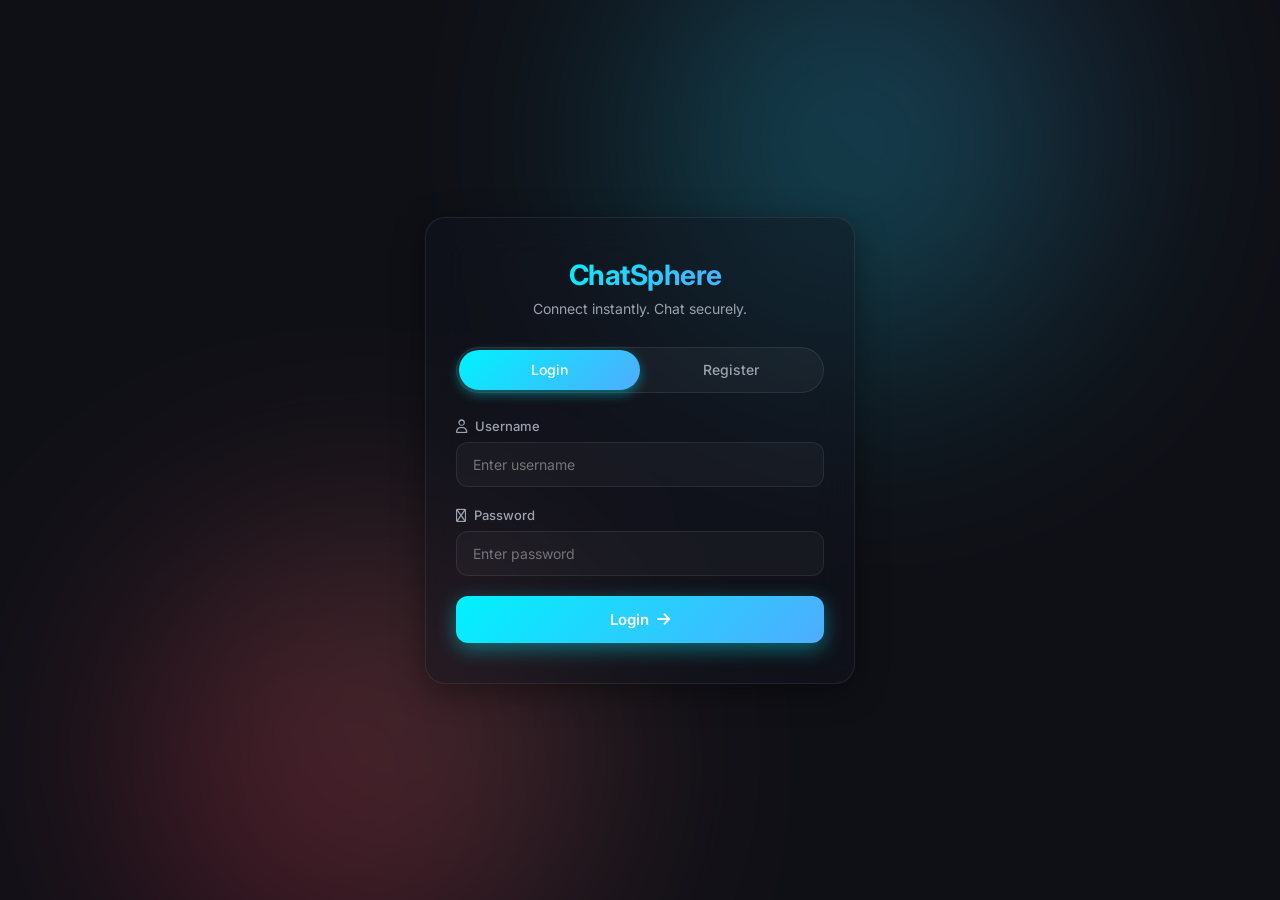
<file: frontend/index.html>
<!DOCTYPE html>
<html lang="en">
<head>
    <meta charset="UTF-8">
    <meta name="viewport" content="width=device-width, initial-scale=1.0">
    <title>Real-Time Chat Portal</title>
    <!-- Google Fonts: Inter -->
    <link rel="preconnect" href="https://fonts.googleapis.com">
    <link rel="preconnect" href="https://fonts.gstatic.com" crossorigin>
    <link href="https://fonts.googleapis.com/css2?family=Inter:wght@300;400;500;600;700&display=swap" rel="stylesheet">
    <!-- FontAwesome for icons -->
    <link rel="stylesheet" href="https://cdnjs.cloudflare.com/ajax/libs/font-awesome/6.4.0/css/all.min.css">
    <link rel="stylesheet" href="style.css">
</head>
<body class="auth-body">
    <!-- Glowing background elements -->
    <div class="glow-bg">
        <div class="circle circle-1"></div>
        <div class="circle circle-2"></div>
    </div>

    <div class="auth-container glass">
        <div class="auth-header">
            <div class="logo">
                <i class="fa-solid fa-comments-lightning logo-icon"></i>
                <h2>ChatSphere</h2>
            </div>
            <p>Connect instantly. Chat securely.</p>
        </div>

        <!-- Form Tab Selection -->
        <div class="tab-slider-wrapper">
            <div class="tabs">
                <button class="tab-btn active" id="login-tab">Login</button>
                <button class="tab-btn" id="register-tab">Register</button>
                <span class="tab-indicator"></span>
            </div>
        </div>

        <!-- Login Form -->
        <form id="login-form" class="auth-form active">
            <div class="input-group">
                <label for="login-username"><i class="fa-regular fa-user"></i> Username</label>
                <input type="text" id="login-username" placeholder="Enter username" required minlength="3">
            </div>
            <div class="input-group">
                <label for="login-password"><i class="fa-regular fa-lock"></i> Password</label>
                <input type="password" id="login-password" placeholder="Enter password" required>
            </div>
            <button type="submit" class="submit-btn">
                <span>Login</span> <i class="fa-solid fa-arrow-right"></i>
            </button>
            <div class="auth-message error" id="login-error"></div>
        </form>

        <!-- Registration Form -->
        <form id="register-form" class="auth-form">
            <div class="input-group">
                <label for="register-username"><i class="fa-regular fa-user"></i> Username</label>
                <input type="text" id="register-username" placeholder="Choose a username" required minlength="3" maxlength="50">
            </div>
            <div class="input-group">
                <label for="register-password"><i class="fa-regular fa-lock"></i> Password</label>
                <input type="password" id="register-password" placeholder="Choose a secure password" required minlength="6">
            </div>
            <div class="input-group">
                <label for="register-confirm"><i class="fa-regular fa-lock-keyhole"></i> Confirm Password</label>
                <input type="password" id="register-confirm" placeholder="Confirm password" required>
            </div>
            <button type="submit" class="submit-btn register-btn">
                <span>Create Account</span> <i class="fa-solid fa-user-plus"></i>
            </button>
            <div class="auth-message error" id="register-error"></div>
            <div class="auth-message success" id="register-success"></div>
        </form>
    </div>

    <script>
        // Simple state switching between Login & Register tabs
        const loginTab = document.getElementById('login-tab');
        const registerTab = document.getElementById('register-tab');
        const loginForm = document.getElementById('login-form');
        const registerForm = document.getElementById('register-form');
        const tabIndicator = document.querySelector('.tab-indicator');

        // Redirect if already logged in
        if (localStorage.getItem('token')) {
            window.location.href = 'chat';
        }

        loginTab.addEventListener('click', () => {
            loginTab.classList.add('active');
            registerTab.classList.remove('active');
            loginForm.classList.add('active');
            registerForm.classList.remove('active');
            tabIndicator.style.transform = 'translateX(0%)';
        });

        registerTab.addEventListener('click', () => {
            registerTab.classList.add('active');
            loginTab.classList.remove('active');
            registerForm.classList.add('active');
            loginForm.classList.remove('active');
            tabIndicator.style.transform = 'translateX(100%)';
        });

        // API Endpoint paths
        const API_URL = '/api';

        // Login Handler
        loginForm.addEventListener('submit', async (e) => {
            e.preventDefault();
            const errorDiv = document.getElementById('login-error');
            errorDiv.style.display = 'none';

            const username = document.getElementById('login-username').value;
            const password = document.getElementById('login-password').value;

            try {
                const response = await fetch(`${API_URL}/auth/login`, {
                    method: 'POST',
                    headers: { 'Content-Type': 'application/json' },
                    body: JSON.stringify({ username, password })
                });

                let data;
                try {
                    data = await response.json();
                } catch (e) {
                    throw new Error(`Server returned HTTP ${response.status}: ${response.statusText}`);
                }

                if (!response.ok) {
                    throw new Error(data.detail || 'Login failed.');
                }

                // Save token and username
                localStorage.setItem('token', data.access_token);
                localStorage.setItem('username', username);
                window.location.href = 'chat';
            } catch (err) {
                errorDiv.innerText = err.message;
                errorDiv.style.display = 'block';
            }
        });

        // Register Handler
        registerForm.addEventListener('submit', async (e) => {
            e.preventDefault();
            const errorDiv = document.getElementById('register-error');
            const successDiv = document.getElementById('register-success');
            errorDiv.style.display = 'none';
            successDiv.style.display = 'none';

            const username = document.getElementById('register-username').value;
            const password = document.getElementById('register-password').value;
            const confirmPassword = document.getElementById('register-confirm').value;

            if (password !== confirmPassword) {
                errorDiv.innerText = "Passwords do not match.";
                errorDiv.style.display = 'block';
                return;
            }

            try {
                const response = await fetch(`${API_URL}/auth/register`, {
                    method: 'POST',
                    headers: { 'Content-Type': 'application/json' },
                    body: JSON.stringify({ username, password })
                });

                let data;
                try {
                    data = await response.json();
                } catch (e) {
                    throw new Error(`Server returned HTTP ${response.status}: ${response.statusText}`);
                }

                if (!response.ok) {
                    throw new Error(data.detail || 'Registration failed.');
                }

                successDiv.innerText = "Registration successful! Loading login...";
                successDiv.style.display = 'block';
                registerForm.reset();

                // Auto switch to login tab after 1.5 seconds
                setTimeout(() => {
                    loginTab.click();
                    document.getElementById('login-username').value = username;
                }, 1500);
            } catch (err) {
                errorDiv.innerText = err.message;
                errorDiv.style.display = 'block';
            }
        });
    </script>
</body>
</html>
</file>
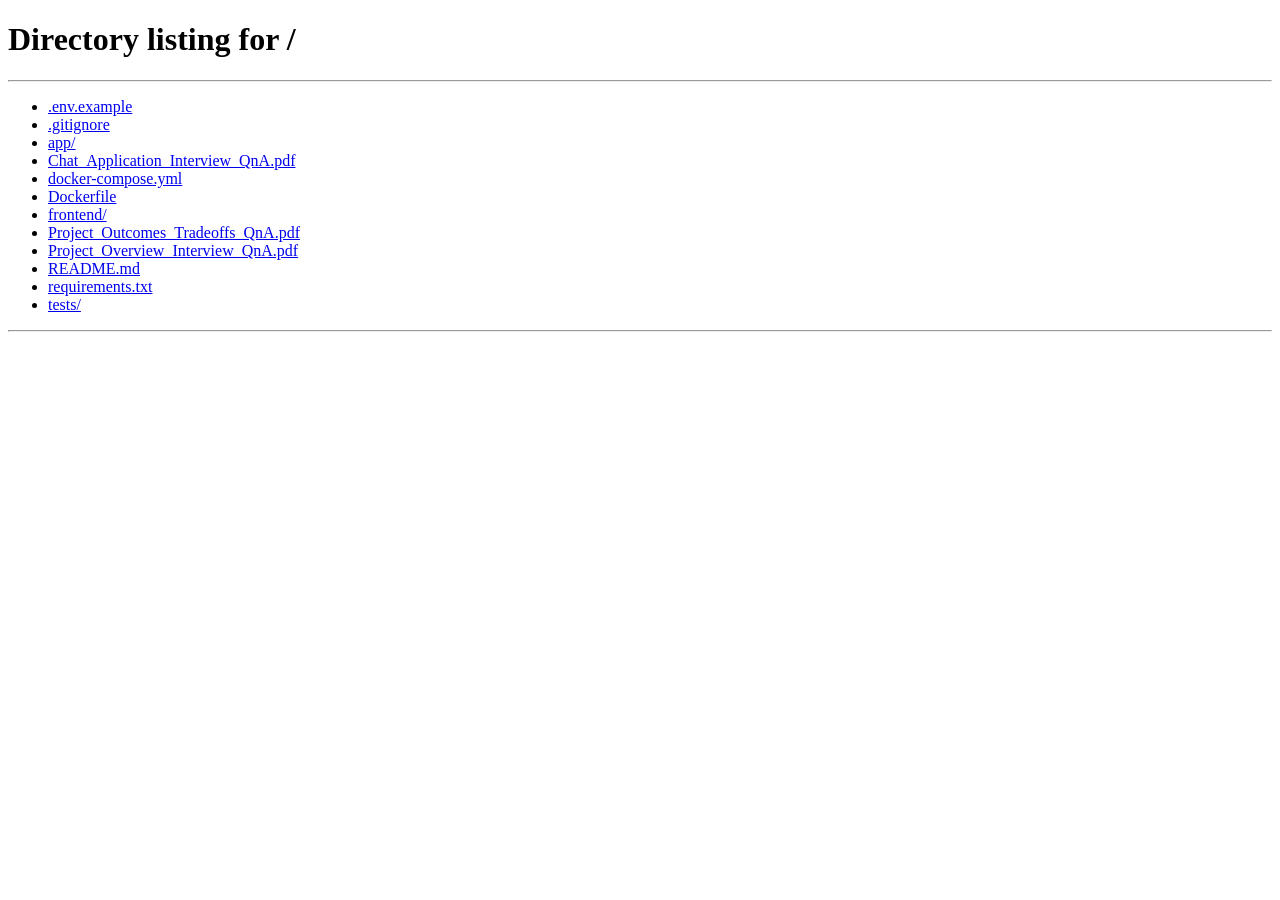
<file: frontend/chat.html>
<!DOCTYPE html>
<html lang="en">
<head>
    <meta charset="UTF-8">
    <meta name="viewport" content="width=device-width, initial-scale=1.0">
    <title>ChatSphere - Dashboard</title>
    <!-- Google Fonts: Inter -->
    <link rel="preconnect" href="https://fonts.googleapis.com">
    <link rel="preconnect" href="https://fonts.gstatic.com" crossorigin>
    <link href="https://fonts.googleapis.com/css2?family=Inter:wght@300;400;500;600;700&display=swap" rel="stylesheet">
    <!-- FontAwesome for icons -->
    <link rel="stylesheet" href="https://cdnjs.cloudflare.com/ajax/libs/font-awesome/6.4.0/css/all.min.css">
    <link rel="stylesheet" href="style.css">
</head>
<body class="chat-body">
    <!-- Glowing background elements -->
    <div class="glow-bg">
        <div class="circle circle-1"></div>
        <div class="circle circle-2"></div>
    </div>

    <div class="chat-container glass">
        <!-- Sidebar Navigation -->
        <aside class="sidebar">
            <!-- Sidebar Header -->
            <div class="sidebar-header">
                <div class="logo">
                    <i class="fa-solid fa-comments-lightning logo-icon"></i>
                    <span>ChatSphere</span>
                </div>
                <button id="logout-btn" title="Log Out" class="icon-btn">
                    <i class="fa-solid fa-arrow-right-from-bracket"></i>
                </button>
            </div>

            <!-- Current User Profile Drawer -->
            <div class="profile-card">
                <div class="avatar" id="my-avatar">U</div>
                <div class="profile-info">
                    <span class="profile-name" id="my-username">Username</span>
                    <span class="status-badge"><span class="status-dot online"></span> Online</span>
                </div>
            </div>

            <!-- Message Search -->
            <div class="search-box">
                <i class="fa-solid fa-magnifying-glass search-icon"></i>
                <input type="text" id="msg-search-input" placeholder="Search message history...">
                <button id="clear-search-btn" class="clear-btn"><i class="fa-solid fa-xmark"></i></button>
            </div>

            <!-- Sections Container -->
            <div class="sidebar-scrollable">
                <!-- Group Rooms Section -->
                <div class="sidebar-section">
                    <div class="section-header">
                        <h3>Rooms</h3>
                        <button id="open-create-room-modal" title="Create Room" class="add-btn">
                            <i class="fa-solid fa-plus"></i>
                        </button>
                    </div>
                    <ul class="item-list" id="rooms-list">
                        <!-- Rooms injected dynamically -->
                        <div class="list-loader"><i class="fa-solid fa-spinner fa-spin"></i> Loading rooms...</div>
                    </ul>
                </div>

                <!-- Direct Messages (Users) Section -->
                <div class="sidebar-section">
                    <div class="section-header">
                        <h3>Direct Messages</h3>
                    </div>
                    <ul class="item-list" id="users-list">
                        <!-- Users injected dynamically -->
                        <div class="list-loader"><i class="fa-solid fa-spinner fa-spin"></i> Loading users...</div>
                    </ul>
                </div>
            </div>
        </aside>

        <!-- Main Chat Area -->
        <main class="chat-main">
            <!-- Chat Window Header -->
            <header class="chat-header">
                <div class="chat-header-info">
                    <div class="avatar header-avatar" id="active-chat-avatar">#</div>
                    <div>
                        <h2 id="active-chat-title">Select a chat</h2>
                        <p id="active-chat-description">Join a room or pick a user to start messaging.</p>
                    </div>
                </div>
                <!-- Search Result Indicator -->
                <div class="search-indicator" id="search-indicator" style="display: none;">
                    <span><i class="fa-solid fa-filter"></i> Showing Search Results</span>
                    <button id="close-search-indicator-btn" class="text-btn">Clear</button>
                </div>
            </header>

            <!-- Message Scroll Area -->
            <div class="messages-area" id="messages-container">
                <!-- Fallback Intro Screen -->
                <div class="welcome-screen" id="welcome-screen">
                    <i class="fa-solid fa-comments welcome-icon"></i>
                    <h2>Welcome to ChatSphere!</h2>
                    <p>Select an existing public room from the sidebar, create a new one, or click on any registered user to initiate a private direct message.</p>
                </div>
                
                <!-- Messages injected dynamically -->
            </div>

            <!-- Typing indicator -->
            <div class="typing-indicator" id="typing-indicator-bar" style="display: none;">
                <div class="typing-bubble">
                    <span class="typing-dots">
                        <span></span>
                        <span></span>
                        <span></span>
                    </span>
                    <span id="typing-text">someone is typing...</span>
                </div>
            </div>

            <!-- Chat Input Footer -->
            <footer class="chat-footer">
                <form id="message-form" class="message-input-form">
                    <input type="text" id="message-input" placeholder="Type a message..." autocomplete="off" disabled>
                    <button type="submit" id="send-btn" class="send-btn" disabled>
                        <i class="fa-solid fa-paper-plane"></i>
                    </button>
                </form>
            </footer>
        </main>
    </div>

    <!-- Create Room Modal Overlay -->
    <div class="modal-overlay" id="create-room-modal" style="display: none;">
        <div class="modal glass">
            <div class="modal-header">
                <h3>Create New Room</h3>
                <button id="close-room-modal" class="close-btn"><i class="fa-solid fa-xmark"></i></button>
            </div>
            <form id="create-room-form">
                <div class="input-group">
                    <label for="new-room-name">Room Name</label>
                    <input type="text" id="new-room-name" placeholder="e.g. general-tech" required minlength="3" maxlength="25">
                </div>
                <div class="input-group">
                    <label for="new-room-desc">Description (Optional)</label>
                    <input type="text" id="new-room-desc" placeholder="What is this room about?" maxlength="150">
                </div>
                <button type="submit" class="submit-btn">Create Room</button>
                <div class="auth-message error" id="create-room-error"></div>
            </form>
        </div>
    </div>

    <!-- Main JavaScript Logic -->
    <script src="chat.js"></script>
</body>
</html>
</file>
<file: frontend/style.css>
/* --- DESIGN SYSTEM & CONSTANTS --- */
:root {
    --bg-dark: #0f1016;
    --panel-glass: rgba(18, 20, 32, 0.45);
    --panel-border: rgba(255, 255, 255, 0.08);
    --input-glass: rgba(255, 255, 255, 0.03);
    
    /* Neon gradients */
    --primary-grad: linear-gradient(135deg, #00f2fe 0%, #4facfe 100%);
    --accent-glow: rgba(0, 242, 254, 0.4);
    --msg-sent-grad: linear-gradient(135deg, #4facfe 0%, #00f2fe 100%);
    --msg-received-bg: rgba(255, 255, 255, 0.06);
    
    /* Status Colors */
    --online-green: #00ff87;
    --offline-gray: #828b9d;
    --text-main: #f3f4f6;
    --text-muted: #9ca3af;
    --danger-red: #ff4a5a;
    --success-green: #10b981;
}

/* --- BASE STYLING --- */
* {
    margin: 0;
    padding: 0;
    box-sizing: border-box;
    font-family: 'Inter', sans-serif;
    outline: none;
}

body {
    background-color: var(--bg-dark);
    color: var(--text-main);
    height: 100vh;
    overflow: hidden;
    position: relative;
    display: flex;
    justify-content: center;
    align-items: center;
}

/* Glowing Neon Background */
.glow-bg {
    position: absolute;
    top: 0;
    left: 0;
    width: 100%;
    height: 100%;
    overflow: hidden;
    z-index: 0;
}

.circle {
    position: absolute;
    border-radius: 50%;
    filter: blur(120px);
    opacity: 0.25;
}

.circle-1 {
    top: -10%;
    right: 15%;
    width: 450px;
    height: 450px;
    background: linear-gradient(45deg, #00f2fe, #4facfe);
    animation: float-slow 15s infinite alternate;
}

.circle-2 {
    bottom: -10%;
    left: 10%;
    width: 450px;
    height: 450px;
    background: linear-gradient(45deg, #ff0844, #ffb199);
    animation: float-slow 20s infinite alternate-reverse;
}

@keyframes float-slow {
    0% { transform: translateY(0) scale(1); }
    100% { transform: translateY(40px) scale(1.15); }
}

/* Glassmorphism utility */
.glass {
    background: var(--panel-glass);
    backdrop-filter: blur(20px);
    -webkit-backdrop-filter: blur(20px);
    border: 1px solid var(--panel-border);
    box-shadow: 0 8px 32px 0 rgba(0, 0, 0, 0.4);
}

/* --- AUTH PAGE STYLING --- */
.auth-body {
    padding: 20px;
}

.auth-container {
    width: 100%;
    max-width: 430px;
    padding: 40px 30px;
    border-radius: 20px;
    z-index: 1;
    animation: scale-up 0.4s ease-out;
}

@keyframes scale-up {
    0% { transform: scale(0.95); opacity: 0; }
    100% { transform: scale(1); opacity: 1; }
}

.auth-header {
    text-align: center;
    margin-bottom: 30px;
}

.logo {
    display: flex;
    align-items: center;
    justify-content: center;
    gap: 10px;
    margin-bottom: 8px;
}

.logo-icon {
    font-size: 28px;
    background: var(--primary-grad);
    -webkit-background-clip: text;
    -webkit-text-fill-color: transparent;
}

.logo h2 {
    font-weight: 700;
    font-size: 28px;
    letter-spacing: -0.5px;
    background: var(--primary-grad);
    -webkit-background-clip: text;
    -webkit-text-fill-color: transparent;
}

.auth-header p {
    color: var(--text-muted);
    font-size: 14px;
}

/* Form Tabs Toggle */
.tab-slider-wrapper {
    margin-bottom: 25px;
}

.tabs {
    position: relative;
    display: flex;
    background: rgba(255, 255, 255, 0.04);
    border: 1px solid var(--panel-border);
    border-radius: 30px;
    height: 46px;
    padding: 2px;
}

.tab-btn {
    flex: 1;
    border: none;
    background: transparent;
    color: var(--text-muted);
    font-weight: 500;
    font-size: 14px;
    cursor: pointer;
    z-index: 2;
    transition: color 0.3s;
}

.tab-btn.active {
    color: #fff;
}

.tab-indicator {
    position: absolute;
    top: 2px;
    left: 2px;
    width: calc(50% - 2px);
    height: calc(100% - 4px);
    background: var(--primary-grad);
    border-radius: 28px;
    z-index: 1;
    transition: transform 0.3s cubic-bezier(0.4, 0, 0.2, 1);
    box-shadow: 0 4px 12px var(--accent-glow);
}

/* Forms */
.auth-form {
    display: none;
    flex-direction: column;
    gap: 20px;
}

.auth-form.active {
    display: flex;
}

.input-group {
    display: flex;
    flex-direction: column;
    gap: 8px;
}

.input-group label {
    font-size: 13px;
    color: var(--text-muted);
    font-weight: 500;
}

.input-group label i {
    margin-right: 5px;
}

.input-group input {
    background: var(--input-glass);
    border: 1px solid var(--panel-border);
    border-radius: 12px;
    padding: 13px 16px;
    color: #fff;
    font-size: 14px;
    transition: all 0.3s;
}

.input-group input:focus {
    border-color: #00f2fe;
    box-shadow: 0 0 10px rgba(0, 242, 254, 0.15);
    background: rgba(255, 255, 255, 0.06);
}

.submit-btn {
    border: none;
    background: var(--primary-grad);
    color: #fff;
    border-radius: 12px;
    padding: 14px;
    font-weight: 600;
    font-size: 15px;
    cursor: pointer;
    display: flex;
    justify-content: center;
    align-items: center;
    gap: 8px;
    box-shadow: 0 6px 20px var(--accent-glow);
    transition: all 0.3s;
}

.submit-btn:hover {
    transform: translateY(-2px);
    box-shadow: 0 8px 24px rgba(0, 242, 254, 0.5);
}

.submit-btn:active {
    transform: translateY(0);
}

.auth-message {
    font-size: 13px;
    padding: 10px 14px;
    border-radius: 8px;
    display: none;
    line-height: 1.4;
}

.auth-message.error {
    background: rgba(255, 74, 90, 0.1);
    border: 1px solid rgba(255, 74, 90, 0.2);
    color: var(--danger-red);
}

.auth-message.success {
    background: rgba(16, 185, 129, 0.1);
    border: 1px solid rgba(16, 185, 129, 0.2);
    color: var(--success-green);
}

/* --- MAIN CHAT LAYOUT --- */
.chat-body {
    padding: 0;
    width: 100%;
    height: 100vh;
}

.chat-container {
    width: 100%;
    height: 100%;
    display: grid;
    grid-template-columns: 320px 1fr;
    z-index: 1;
    overflow: hidden;
}

/* --- SIDEBAR --- */
.sidebar {
    border-right: 1px solid var(--panel-border);
    display: flex;
    flex-direction: column;
    height: 100%;
    background: rgba(10, 11, 20, 0.25);
}

.sidebar-header {
    padding: 20px;
    display: flex;
    justify-content: space-between;
    align-items: center;
    border-bottom: 1px solid var(--panel-border);
}

.sidebar-header .logo span {
    font-weight: 700;
    font-size: 20px;
    background: var(--primary-grad);
    -webkit-background-clip: text;
    -webkit-text-fill-color: transparent;
}

.icon-btn {
    border: none;
    background: transparent;
    color: var(--text-muted);
    font-size: 16px;
    cursor: pointer;
    width: 36px;
    height: 36px;
    border-radius: 50%;
    display: flex;
    align-items: center;
    justify-content: center;
    transition: all 0.3s;
}

.icon-btn:hover {
    background: rgba(255, 255, 255, 0.05);
    color: #fff;
}

.profile-card {
    padding: 15px 20px;
    display: flex;
    align-items: center;
    gap: 12px;
    border-bottom: 1px solid var(--panel-border);
}

.avatar {
    width: 42px;
    height: 42px;
    border-radius: 50%;
    background: var(--primary-grad);
    display: flex;
    align-items: center;
    justify-content: center;
    color: #fff;
    font-weight: 700;
    font-size: 16px;
    text-transform: uppercase;
}

.profile-info {
    display: flex;
    flex-direction: column;
    gap: 3px;
}

.profile-name {
    font-weight: 600;
    font-size: 14px;
}

.status-badge {
    font-size: 11px;
    color: var(--text-muted);
    display: flex;
    align-items: center;
    gap: 5px;
}

.status-dot {
    width: 7px;
    height: 7px;
    border-radius: 50%;
    display: inline-block;
}

.status-dot.online {
    background-color: var(--online-green);
    box-shadow: 0 0 8px var(--online-green);
}

.status-dot.offline {
    background-color: var(--offline-gray);
}

/* Message Search Box */
.search-box {
    margin: 15px 20px 10px;
    position: relative;
    display: flex;
    align-items: center;
}

.search-icon {
    position: absolute;
    left: 12px;
    color: var(--text-muted);
    font-size: 13px;
}

.search-box input {
    width: 100%;
    background: var(--input-glass);
    border: 1px solid var(--panel-border);
    border-radius: 20px;
    padding: 8px 35px;
    color: #fff;
    font-size: 13px;
    transition: all 0.3s;
}

.search-box input:focus {
    border-color: #00f2fe;
    background: rgba(255, 255, 255, 0.05);
}

.clear-btn {
    position: absolute;
    right: 12px;
    background: transparent;
    border: none;
    color: var(--text-muted);
    cursor: pointer;
    font-size: 13px;
    display: none;
}

/* Sidebar Lists */
.sidebar-scrollable {
    flex: 1;
    overflow-y: auto;
    padding: 10px 0;
}

/* Custom Scrollbars */
.sidebar-scrollable::-webkit-scrollbar,
.messages-area::-webkit-scrollbar {
    width: 5px;
}

.sidebar-scrollable::-webkit-scrollbar-thumb,
.messages-area::-webkit-scrollbar-thumb {
    background: rgba(255, 255, 255, 0.1);
    border-radius: 4px;
}

.sidebar-section {
    margin-bottom: 20px;
}

.section-header {
    padding: 5px 20px 8px;
    display: flex;
    justify-content: space-between;
    align-items: center;
}

.section-header h3 {
    font-size: 11px;
    text-transform: uppercase;
    letter-spacing: 1px;
    color: var(--text-muted);
    font-weight: 700;
}

.add-btn {
    background: transparent;
    border: none;
    color: var(--text-muted);
    cursor: pointer;
    font-size: 12px;
    transition: color 0.3s;
}

.add-btn:hover {
    color: #00f2fe;
}

.item-list {
    list-style: none;
    padding: 0 10px;
}

.item-list li {
    padding: 10px 14px;
    border-radius: 10px;
    cursor: pointer;
    display: flex;
    align-items: center;
    gap: 12px;
    margin-bottom: 3px;
    transition: all 0.2s;
}

.item-list li:hover {
    background: rgba(255, 255, 255, 0.04);
}

.item-list li.active {
    background: rgba(0, 242, 254, 0.08);
    border: 1px solid rgba(0, 242, 254, 0.15);
}

.list-loader {
    text-align: center;
    color: var(--text-muted);
    font-size: 12px;
    padding: 15px;
}

/* List Item Contents */
.item-avatar {
    width: 32px;
    height: 32px;
    font-size: 13px;
    font-weight: 600;
}

.item-details {
    flex: 1;
    display: flex;
    flex-direction: column;
    gap: 2px;
    overflow: hidden;
}

.item-name {
    font-weight: 500;
    font-size: 13.5px;
    white-space: nowrap;
    overflow: hidden;
    text-overflow: ellipsis;
}

.item-subtext {
    font-size: 11px;
    color: var(--text-muted);
    white-space: nowrap;
    overflow: hidden;
    text-overflow: ellipsis;
}

/* --- MAIN CHAT PANEL --- */
.chat-main {
    display: flex;
    flex-direction: column;
    height: 100%;
}

.chat-header {
    padding: 15px 25px;
    border-bottom: 1px solid var(--panel-border);
    display: flex;
    justify-content: space-between;
    align-items: center;
    background: rgba(10, 11, 20, 0.1);
}

.chat-header-info {
    display: flex;
    align-items: center;
    gap: 15px;
}

.header-avatar {
    width: 44px;
    height: 44px;
}

.chat-header-info h2 {
    font-size: 16px;
    font-weight: 600;
    margin-bottom: 2px;
}

.chat-header-info p {
    font-size: 12px;
    color: var(--text-muted);
}

/* Search Indicator Banner */
.search-indicator {
    background: rgba(0, 242, 254, 0.08);
    border: 1px solid rgba(0, 242, 254, 0.2);
    padding: 6px 12px;
    border-radius: 20px;
    font-size: 12px;
    display: flex;
    align-items: center;
    gap: 8px;
}

.text-btn {
    border: none;
    background: transparent;
    color: #00f2fe;
    font-weight: 600;
    cursor: pointer;
    font-size: 12px;
}

/* Messages Scroll Box */
.messages-area {
    flex: 1;
    overflow-y: auto;
    padding: 25px;
    display: flex;
    flex-direction: column;
    gap: 15px;
    background: rgba(10, 11, 20, 0.15);
}

/* Welcome Overlay */
.welcome-screen {
    margin: auto;
    text-align: center;
    max-width: 450px;
    display: flex;
    flex-direction: column;
    align-items: center;
    gap: 15px;
}

.welcome-icon {
    font-size: 48px;
    background: var(--primary-grad);
    -webkit-background-clip: text;
    -webkit-text-fill-color: transparent;
}

.welcome-screen h2 {
    font-size: 20px;
    font-weight: 600;
}

.welcome-screen p {
    font-size: 13.5px;
    color: var(--text-muted);
    line-height: 1.5;
}

/* --- MESSAGE BUBBLES --- */
.message-wrapper {
    display: flex;
    flex-direction: column;
    max-width: 70%;
    animation: fade-in 0.25s ease-out;
}

@keyframes fade-in {
    from { opacity: 0; transform: translateY(8px); }
    to { opacity: 1; transform: translateY(0); }
}

.message-wrapper.outgoing {
    align-self: flex-end;
}

.message-wrapper.incoming {
    align-self: flex-start;
}

.msg-sender {
    font-size: 11px;
    color: var(--text-muted);
    margin-bottom: 4px;
    font-weight: 500;
}

.message-wrapper.outgoing .msg-sender {
    text-align: right;
}

.msg-bubble {
    padding: 12px 16px;
    border-radius: 16px;
    font-size: 14px;
    line-height: 1.45;
    position: relative;
    word-break: break-word;
}

.message-wrapper.outgoing .msg-bubble {
    background: var(--msg-sent-grad);
    color: #fff;
    border-bottom-right-radius: 4px;
    box-shadow: 0 4px 15px rgba(79, 172, 254, 0.15);
}

.message-wrapper.incoming .msg-bubble {
    background: var(--msg-received-bg);
    color: var(--text-main);
    border: 1px solid var(--panel-border);
    border-bottom-left-radius: 4px;
}

.msg-footer {
    display: flex;
    justify-content: flex-end;
    align-items: center;
    gap: 4px;
    margin-top: 5px;
    font-size: 10px;
    color: rgba(255, 255, 255, 0.5);
}

.message-wrapper.incoming .msg-footer {
    color: var(--text-muted);
}

/* System Message Banner */
.system-message {
    align-self: center;
    background: rgba(255, 255, 255, 0.04);
    border: 1px solid var(--panel-border);
    padding: 6px 14px;
    border-radius: 20px;
    font-size: 11px;
    color: var(--text-muted);
    text-align: center;
    max-width: 80%;
    animation: fade-in 0.25s ease-out;
}

/* Date Divider */
.date-divider {
    align-self: center;
    font-size: 11px;
    font-weight: 600;
    color: var(--text-muted);
    text-transform: uppercase;
    letter-spacing: 0.5px;
    margin: 10px 0;
    position: relative;
    width: 100%;
    text-align: center;
}

.date-divider::before {
    content: "";
    position: absolute;
    top: 50%;
    left: 0;
    width: calc(50% - 60px);
    height: 1px;
    background: var(--panel-border);
}

.date-divider::after {
    content: "";
    position: absolute;
    top: 50%;
    right: 0;
    width: calc(50% - 60px);
    height: 1px;
    background: var(--panel-border);
}

/* --- TYPING INDICATOR DRAWER --- */
.typing-indicator {
    padding: 8px 25px;
    background: transparent;
}

.typing-bubble {
    background: rgba(255, 255, 255, 0.04);
    border: 1px solid var(--panel-border);
    padding: 8px 14px;
    border-radius: 15px;
    border-bottom-left-radius: 2px;
    display: inline-flex;
    align-items: center;
    gap: 8px;
    font-size: 12px;
    color: var(--text-muted);
    animation: fade-in 0.2s;
}

.typing-dots {
    display: flex;
    align-items: center;
    gap: 3px;
    height: 12px;
}

.typing-dots span {
    width: 5px;
    height: 5px;
    background-color: var(--text-muted);
    border-radius: 50%;
    display: inline-block;
    animation: typing-bounce 1.4s infinite ease-in-out both;
}

.typing-dots span:nth-child(1) { animation-delay: -0.32s; }
.typing-dots span:nth-child(2) { animation-delay: -0.16s; }

@keyframes typing-bounce {
    0%, 80%, 100% { transform: scale(0); }
    40% { transform: scale(1); }
}

/* --- INPUT FOOTER --- */
.chat-footer {
    padding: 15px 25px 20px;
    border-top: 1px solid var(--panel-border);
    background: rgba(10, 11, 20, 0.1);
}

.message-input-form {
    display: flex;
    gap: 12px;
    width: 100%;
}

.message-input-form input {
    flex: 1;
    background: var(--input-glass);
    border: 1px solid var(--panel-border);
    border-radius: 12px;
    padding: 14px 20px;
    color: #fff;
    font-size: 14px;
    transition: all 0.3s;
}

.message-input-form input:focus {
    border-color: #00f2fe;
    background: rgba(255, 255, 255, 0.05);
}

.message-input-form input:disabled {
    cursor: not-allowed;
    opacity: 0.5;
}

.send-btn {
    border: none;
    background: var(--primary-grad);
    color: #fff;
    width: 48px;
    height: 48px;
    border-radius: 12px;
    cursor: pointer;
    display: flex;
    align-items: center;
    justify-content: center;
    font-size: 16px;
    box-shadow: 0 4px 12px var(--accent-glow);
    transition: all 0.3s;
}

.send-btn:hover:not(:disabled) {
    transform: translateY(-2px);
    box-shadow: 0 6px 16px rgba(0, 242, 254, 0.45);
}

.send-btn:disabled {
    background: rgba(255, 255, 255, 0.05);
    border: 1px solid var(--panel-border);
    color: var(--text-muted);
    box-shadow: none;
    cursor: not-allowed;
}

/* --- MODAL DIALOGS --- */
.modal-overlay {
    position: fixed;
    top: 0;
    left: 0;
    width: 100%;
    height: 100%;
    background: rgba(0, 0, 0, 0.5);
    backdrop-filter: blur(8px);
    z-index: 100;
    display: flex;
    align-items: center;
    justify-content: center;
    animation: fade-in 0.2s ease-out;
}

.modal {
    width: 90%;
    max-width: 400px;
    border-radius: 16px;
    padding: 25px;
    animation: scale-up 0.3s cubic-bezier(0.34, 1.56, 0.64, 1);
}

.modal-header {
    display: flex;
    justify-content: space-between;
    align-items: center;
    margin-bottom: 20px;
}

.modal-header h3 {
    font-size: 16px;
    font-weight: 600;
}

.close-btn {
    background: transparent;
    border: none;
    color: var(--text-muted);
    cursor: pointer;
    font-size: 16px;
    transition: color 0.3s;
}

.close-btn:hover {
    color: #fff;
}

#create-room-form {
    display: flex;
    flex-direction: column;
    gap: 15px;
}

/* --- RESPONSIVE LAYOUTS --- */
@media (max-width: 768px) {
    .chat-container {
        grid-template-columns: 80px 1fr;
    }
    
    .sidebar-header .logo span,
    .profile-info,
    .search-box,
    .section-header,
    .item-details {
        display: none;
    }
    
    .sidebar-header {
        justify-content: center;
        padding: 15px 0;
    }
    
    .profile-card {
        justify-content: center;
        padding: 15px 0;
    }
    
    .item-list {
        padding: 0;
        display: flex;
        flex-direction: column;
        align-items: center;
    }
    
    .item-list li {
        justify-content: center;
        width: 46px;
        height: 46px;
        padding: 0;
        border-radius: 50%;
    }
}
</file>
